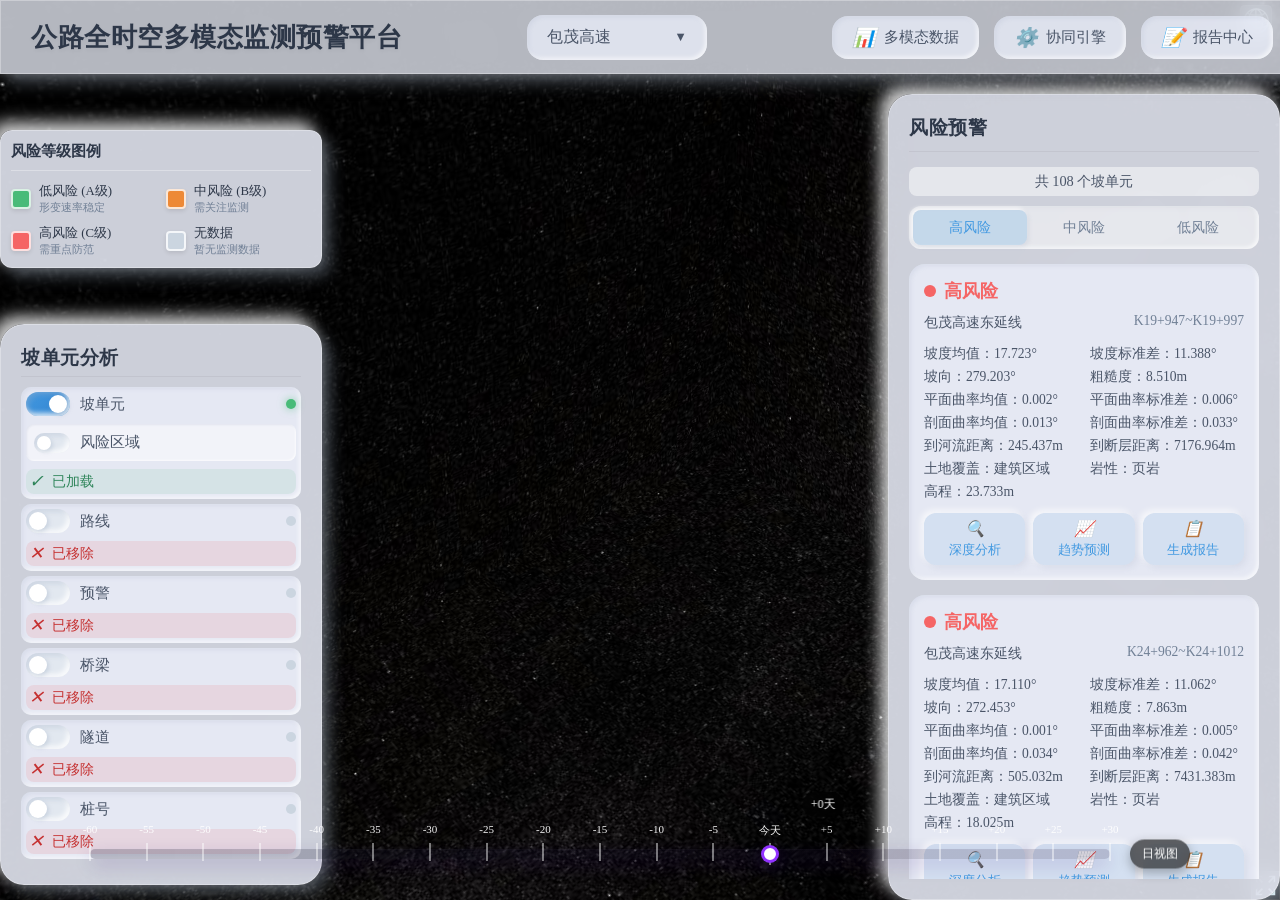
<file: index.html>
<!doctype html>
<html lang="en">
  <head>
    <link rel="stylesheet" href="cesium/Widgets/widgets.css">
    <script src="cesium/Cesium.js"></script>

    <meta charset="UTF-8" />
    <link rel="icon" type="image/svg+xml" href="./vite.svg" />
    <meta name="viewport" content="width=device-width, initial-scale=1.0" />
    <title>坡单元分析系统</title>
    <style>
      *{
        margin: 0;
        padding: 0;
      }
      .cesium-viewer-bottom{
        display: none;
      }
    </style>
    <script type="module" crossorigin src="./index-DlZwqAaG.js"></script>
    <link rel="stylesheet" crossorigin href="./index-CSfwn-Nj.css">
  </head>
  <body>
    <div id="app"></div>
  </body>
</html>
</file>
<file: cesium/Widgets/widgets.css>
.cesium-svgPath-svg{position:absolute;top:0;left:0;width:100%;height:100%;overflow:hidden}.cesium-button{display:inline-block;position:relative;background:#303336;border:1px solid #444;color:#edffff;fill:#edffff;border-radius:4px;padding:5px 12px;margin:2px 3px;cursor:pointer;overflow:hidden;-moz-user-select:none;-webkit-user-select:none;-ms-user-select:none;user-select:none}.cesium-button:focus{color:#fff;fill:#fff;border-color:#ea4;outline:none}.cesium-button:hover{color:#fff;fill:#fff;background:#48b;border-color:#aef;box-shadow:0 0 8px #fff}.cesium-button:active{color:#000;fill:#000;background:#adf;border-color:#fff;box-shadow:0 0 8px #fff}.cesium-button:disabled,.cesium-button-disabled,.cesium-button-disabled:focus,.cesium-button-disabled:hover,.cesium-button-disabled:active{background:#303336;border-color:#444;color:#646464;fill:#646464;box-shadow:none;cursor:default}.cesium-button option{background-color:#000;color:#eee}.cesium-button option:disabled{color:#777}.cesium-button input,.cesium-button label{cursor:pointer}.cesium-button input{vertical-align:sub}.cesium-toolbar-button{box-sizing:border-box;width:32px;height:32px;border-radius:14%;padding:0;vertical-align:middle;z-index:0}.cesium-performanceDisplay-defaultContainer{position:absolute;top:50px;right:10px;text-align:right}.cesium-performanceDisplay{background-color:#282828b3;padding:7px;border-radius:5px;border:1px solid #444;font:700 12px sans-serif}.cesium-performanceDisplay-fps{color:#e52}.cesium-performanceDisplay-throttled{color:#a42}.cesium-performanceDisplay-ms{color:#de3}.cesium-animation-theme{visibility:hidden;display:block;position:absolute;z-index:-100}.cesium-animation-themeNormal{color:#222}.cesium-animation-themeHover{color:#4488b0}.cesium-animation-themeSelect{color:#242}.cesium-animation-themeDisabled{color:#333}.cesium-animation-themeKnob{color:#222}.cesium-animation-themePointer{color:#2e2}.cesium-animation-themeSwoosh{color:#8ac}.cesium-animation-themeSwooshHover{color:#aef}.cesium-animation-svgText{fill:#edffff;font-family:Sans-Serif;font-size:15px;text-anchor:middle}.cesium-animation-blank{fill:#000;fill-opacity:.01;stroke:none}.cesium-animation-rectButton{cursor:pointer;-moz-user-select:none;-webkit-user-select:none;-ms-user-select:none;user-select:none}.cesium-animation-rectButton .cesium-animation-buttonGlow{fill:#fff;stroke:none;display:none}.cesium-animation-rectButton:hover .cesium-animation-buttonGlow{display:block}.cesium-animation-rectButton .cesium-animation-buttonPath{fill:#edffff}.cesium-animation-rectButton .cesium-animation-buttonMain{stroke:#444;stroke-width:1.2}.cesium-animation-rectButton:hover .cesium-animation-buttonMain{stroke:#aef}.cesium-animation-rectButton:active .cesium-animation-buttonMain{fill:#abd6ff}.cesium-animation-buttonDisabled{-moz-user-select:none;-webkit-user-select:none;-ms-user-select:none;user-select:none}.cesium-animation-buttonDisabled .cesium-animation-buttonMain{stroke:#555}.cesium-animation-buttonDisabled .cesium-animation-buttonPath{fill:#818181}.cesium-animation-buttonDisabled .cesium-animation-buttonGlow{display:none}.cesium-animation-buttonToggled .cesium-animation-buttonGlow{display:block;fill:#2e2}.cesium-animation-buttonToggled .cesium-animation-buttonMain{stroke:#2e2}.cesium-animation-buttonToggled:hover .cesium-animation-buttonGlow{fill:#fff}.cesium-animation-buttonToggled:hover .cesium-animation-buttonMain{stroke:#2e2}.cesium-animation-shuttleRingG,.cesium-animation-shuttleRingPointer,.cesium-animation-shuttleRingPausePointer{cursor:pointer}.cesium-animation-shuttleRingBack{fill:#181818;fill-opacity:.8;stroke:#333;stroke-width:1.2}.cesium-animation-shuttleRingSwoosh line{stroke:#8ac;stroke-width:3;stroke-opacity:.2;stroke-linecap:round}.cesium-animation-knobOuter{cursor:pointer;stroke:#444;stroke-width:1.2}.cesium-animation-knobInner{cursor:pointer}.cesium-baseLayerPicker-selected{position:absolute;top:0;left:0;width:100%;height:100%;border:none}.cesium-baseLayerPicker-dropDown{display:block;position:absolute;box-sizing:content-box;top:auto;right:0;width:320px;max-height:500px;margin-top:5px;background-color:#262626bf;border:1px solid #444;padding:6px;overflow:auto;border-radius:10px;-moz-user-select:none;-webkit-user-select:none;-ms-user-select:none;user-select:none;transform:translateY(-20%);visibility:hidden;opacity:0;transition:visibility 0s .2s,opacity .2s ease-in,transform .2s ease-in}.cesium-baseLayerPicker-dropDown-visible{transform:translate(0);visibility:visible;opacity:1;transition:opacity .2s ease-out,transform .2s ease-out}.cesium-baseLayerPicker-sectionTitle{display:block;font-family:sans-serif;font-size:16pt;text-align:left;color:#edffff;margin-bottom:4px}.cesium-baseLayerPicker-choices{margin-bottom:5px}.cesium-baseLayerPicker-categoryTitle{color:#edffff;font-size:11pt}.cesium-baseLayerPicker-choices{display:block;border:1px solid #888;border-radius:5px;padding:5px 0}.cesium-baseLayerPicker-item{display:inline-block;vertical-align:top;margin:2px 5px;width:64px;text-align:center;cursor:pointer}.cesium-baseLayerPicker-itemLabel{display:block;font-family:sans-serif;font-size:8pt;text-align:center;vertical-align:middle;color:#edffff;cursor:pointer;word-wrap:break-word}.cesium-baseLayerPicker-item:hover .cesium-baseLayerPicker-itemLabel,.cesium-baseLayerPicker-item:focus .cesium-baseLayerPicker-itemLabel{text-decoration:underline}.cesium-baseLayerPicker-itemIcon{display:inline-block;position:relative;width:inherit;height:auto;background-size:100% 100%;border:solid 1px #444;border-radius:9px;color:#edffff;margin:0;padding:0;cursor:pointer;box-sizing:border-box}.cesium-baseLayerPicker-item:hover .cesium-baseLayerPicker-itemIcon{border-color:#fff;box-shadow:0 0 8px #fff,0 0 8px #fff}.cesium-baseLayerPicker-selectedItem .cesium-baseLayerPicker-itemLabel{color:#bdecf8}.cesium-baseLayerPicker-selectedItem .cesium-baseLayerPicker-itemIcon{border:double 4px rgb(189,236,248)}.cesium-widget{position:relative}.cesium-widget,.cesium-widget canvas{width:100%;height:100%;touch-action:none}.cesium-widget-credits{display:block;position:absolute;bottom:0;left:0;color:#fff;font-size:10px;text-shadow:0px 0px 2px #000000;padding-right:5px}.cesium-widget-credits a,.cesium-widget-credits a:visited{color:#fff}.cesium-widget-errorPanel{position:absolute;inset:0;text-align:center;background:rgba(0,0,0,.7);z-index:99999}.cesium-widget-errorPanel:before{display:inline-block;vertical-align:middle;height:100%;content:""}.cesium-widget-errorPanel-content{width:75%;max-width:500px;display:inline-block;text-align:left;vertical-align:middle;border:1px solid #510c00;border-radius:7px;background-color:#f0d9d5;font-size:14px;color:#510c00}.cesium-widget-errorPanel-content.expanded{max-width:75%}.cesium-widget-errorPanel-header{font-size:18px;font-family:Open Sans,Verdana,Geneva,sans-serif;background:#d69d93;border-bottom:2px solid #510c00;border-radius:3px 3px 0 0;padding:15px}.cesium-widget-errorPanel-scroll{overflow:auto;font-family:Open Sans,Verdana,Geneva,sans-serif;white-space:pre-wrap;padding:0 15px;margin:10px 0 20px}.cesium-widget-errorPanel-buttonPanel{padding:0 15px;margin:10px 0 20px;text-align:right}.cesium-widget-errorPanel-buttonPanel button{border-color:#510c00;background:#d69d93;color:#202020;margin:0}.cesium-widget-errorPanel-buttonPanel button:focus{border-color:#510c00;background:#f0d9d5;color:#510c00}.cesium-widget-errorPanel-buttonPanel button:hover{border-color:#510c00;background:#f0d9d5;color:#510c00}.cesium-widget-errorPanel-buttonPanel button:active{border-color:#510c00;background:#b17b72;color:#510c00}.cesium-widget-errorPanel-more-details{text-decoration:underline;cursor:pointer}.cesium-widget-errorPanel-more-details:hover{color:#2b0700}.cesium-cesiumInspector{border-radius:5px;transition:width ease-in-out .25s;background:rgba(48,51,54,.8);border:1px solid #444;color:#edffff;display:inline-block;position:relative;padding:4px 12px;-moz-user-select:none;-webkit-user-select:none;-ms-user-select:none;user-select:none;overflow:hidden}.cesium-cesiumInspector-button{text-align:center;font-size:11pt}.cesium-cesiumInspector-visible .cesium-cesiumInspector-button{border-bottom:1px solid #aaa;padding-bottom:3px}.cesium-cesiumInspector input:enabled,.cesium-cesiumInspector-button{cursor:pointer}.cesium-cesiumInspector-visible{width:185px;height:auto}.cesium-cesiumInspector-hidden{width:122px;height:17px}.cesium-cesiumInspector-sectionContent{max-height:600px}.cesium-cesiumInspector-section-collapsed .cesium-cesiumInspector-sectionContent{max-height:0;padding:0!important;overflow:hidden}.cesium-cesiumInspector-dropDown{margin:5px 0;font-family:sans-serif;font-size:10pt;width:185px}.cesium-cesiumInspector-frustumStatistics{padding:5px;background-color:#505050bf}.cesium-cesiumInspector-pickButton{background-color:#0000004d;border:1px solid #444;color:#edffff;border-radius:5px;padding:3px 7px;cursor:pointer;-moz-user-select:none;-webkit-user-select:none;-ms-user-select:none;user-select:none;margin:0 auto}.cesium-cesiumInspector-pickButton:focus{outline:none}.cesium-cesiumInspector-pickButton:active,.cesium-cesiumInspector-pickButtonHighlight{color:#000;background:#adf;border-color:#fff;box-shadow:0 0 8px #fff}.cesium-cesiumInspector-center{text-align:center}.cesium-cesiumInspector-sectionHeader{font-weight:700;font-size:10pt;margin:0;cursor:pointer}.cesium-cesiumInspector-pickSection{border:1px solid #aaa;border-radius:5px;padding:3px;margin-bottom:5px}.cesium-cesiumInspector-sectionContent{margin-bottom:10px;transition:max-height .25s}.cesium-cesiumInspector-tileText{padding-bottom:10px;border-bottom:1px solid #aaa}.cesium-cesiumInspector-relativeText{padding-top:10px}.cesium-cesiumInspector-sectionHeader:before{margin-right:5px;content:"-";width:1ch;display:inline-block}.cesium-cesiumInspector-section-collapsed .cesium-cesiumInspector-sectionHeader:before{content:"+"}ul.cesium-cesiumInspector-statistics{margin:0;padding-top:3px;padding-bottom:3px}ul.cesium-cesiumInspector-statistics+ul.cesium-cesiumInspector-statistics{border-top:1px solid #aaa}.cesium-cesiumInspector-slider{margin-top:5px}.cesium-cesiumInspector-slider input[type=number]{text-align:left;background-color:#222;outline:none;border:1px solid #444;color:#edffff;width:100px;border-radius:3px;padding:1px;margin-left:10px;cursor:auto}.cesium-cesiumInspector-slider input[type=number]::-webkit-outer-spin-button,.cesium-cesiumInspector-slider input[type=number]::-webkit-inner-spin-button{-webkit-appearance:none;margin:0}.cesium-cesiumInspector-slider input[type=range]{margin-left:5px;vertical-align:middle}.cesium-cesiumInspector-hide .cesium-cesiumInspector-styleEditor{display:none}.cesium-cesiumInspector-styleEditor{padding:10px;border-radius:5px;background:rgba(48,51,54,.8);border:1px solid #444}.cesium-cesiumInspector-styleEditor textarea{width:100%;height:300px;background:transparent;color:#edffff;border:none;padding:0;white-space:pre;overflow-wrap:normal;overflow-x:auto}.cesium-3DTilesInspector{width:300px;pointer-events:all}.cesium-3DTilesInspector-statistics{font-size:11px}.cesium-3DTilesInspector-disabledElementsInfo{margin:5px 0 0;padding:0 0 0 20px;color:#eed202}.cesium-3DTilesInspector div,.cesium-3DTilesInspector input[type=range]{width:100%;box-sizing:border-box}.cesium-cesiumInspector-error{color:#ff9e9e;overflow:auto}.cesium-3DTilesInspector .cesium-cesiumInspector-section{margin-top:3px}.cesium-3DTilesInspector .cesium-cesiumInspector-sectionHeader+.cesium-cesiumInspector-show{border-top:1px solid white}input.cesium-cesiumInspector-url{overflow:hidden;white-space:nowrap;overflow-x:scroll;background-color:transparent;color:#fff;outline:none;border:none;height:1em;width:100%}.cesium-cesiumInspector .field-group{display:table}.cesium-cesiumInspector .field-group>label{display:table-cell;font-weight:700}.cesium-cesiumInspector .field-group>.field{display:table-cell;width:100%}.cesium-button.cesium-fullscreenButton{display:block;width:100%;height:100%;margin:0;border-radius:0}.cesium-button.cesium-vrButton{display:block;width:100%;height:100%;margin:0;border-radius:0}.cesium-viewer-geocoderContainer .cesium-geocoder-input{border:solid 1px #444;background-color:#282828b3;color:#fff;display:inline-block;vertical-align:middle;width:0;height:32px;margin:0;padding:0 32px 0 0;border-radius:0;box-sizing:border-box;transition:width ease-in-out .25s,background-color .2s ease-in-out;-webkit-appearance:none}.cesium-viewer-geocoderContainer:hover .cesium-geocoder-input{border-color:#aef;box-shadow:0 0 8px #fff}.cesium-viewer-geocoderContainer .cesium-geocoder-input:focus{border-color:#ea4;background-color:#0f0f0fe6;box-shadow:none;outline:none}.cesium-viewer-geocoderContainer:hover .cesium-geocoder-input,.cesium-viewer-geocoderContainer .cesium-geocoder-input:focus,.cesium-viewer-geocoderContainer .cesium-geocoder-input-wide{padding-left:4px;width:250px}.cesium-viewer-geocoderContainer .search-results{position:absolute;background-color:#000;color:#eee;overflow-y:auto;opacity:.8;width:100%}.cesium-viewer-geocoderContainer .search-results ul{list-style-type:none;margin:0;padding:0}.cesium-viewer-geocoderContainer .search-results ul li{font-size:14px;padding:3px 10px}.cesium-viewer-geocoderContainer .search-results ul li:hover{cursor:pointer}.cesium-viewer-geocoderContainer .search-results ul li.active{background:#48b}.cesium-geocoder-searchButton{background-color:#303336;display:inline-block;position:absolute;cursor:pointer;width:32px;top:1px;right:1px;height:30px;vertical-align:middle;fill:#edffff}.cesium-geocoder-searchButton:hover{background-color:#48b}.cesium-infoBox{display:block;position:absolute;top:50px;right:0;width:40%;max-width:480px;background:rgba(38,38,38,.95);color:#edffff;border:1px solid #444;border-right:none;border-top-left-radius:7px;border-bottom-left-radius:7px;box-shadow:0 0 10px 1px #000;transform:translate(100%);visibility:hidden;opacity:0;transition:visibility 0s .2s,opacity .2s ease-in,transform .2s ease-in}.cesium-infoBox-visible{transform:translate(0);visibility:visible;opacity:1;transition:opacity .2s ease-out,transform .2s ease-out}.cesium-infoBox-title{display:block;height:20px;padding:5px 30px 5px 25px;background:rgba(84,84,84,1);border-top-left-radius:7px;text-align:center;text-overflow:ellipsis;white-space:nowrap;overflow:hidden;box-sizing:content-box}.cesium-infoBox-bodyless .cesium-infoBox-title{border-bottom-left-radius:7px}button.cesium-infoBox-camera{display:block;position:absolute;top:4px;left:4px;width:22px;height:22px;background:transparent;border-color:transparent;border-radius:3px;padding:0 5px;margin:0}button.cesium-infoBox-close{display:block;position:absolute;top:5px;right:5px;height:20px;background:transparent;border:none;border-radius:2px;font-weight:700;font-size:16px;padding:0 5px;margin:0;color:#edffff}button.cesium-infoBox-close:focus{background:rgba(238,136,0,.44);outline:none}button.cesium-infoBox-close:hover{background:#888;color:#000}button.cesium-infoBox-close:active{background:#a00;color:#000}.cesium-infoBox-bodyless .cesium-infoBox-iframe{display:none}.cesium-infoBox-iframe{border:none;width:100%;width:calc(100% - 2px)}span.cesium-sceneModePicker-wrapper{display:inline-block;position:relative;margin:0 3px}.cesium-sceneModePicker-visible{visibility:visible;opacity:1;transition:opacity .25s linear}.cesium-sceneModePicker-hidden{visibility:hidden;opacity:0;transition:visibility 0s .25s,opacity .25s linear}.cesium-sceneModePicker-wrapper .cesium-sceneModePicker-none{display:none}.cesium-sceneModePicker-slide-svg{transition:left 2s;top:0;left:0}.cesium-sceneModePicker-wrapper .cesium-sceneModePicker-dropDown-icon{box-sizing:border-box;padding:0;margin:3px 0}.cesium-sceneModePicker-wrapper .cesium-sceneModePicker-button3D,.cesium-sceneModePicker-wrapper .cesium-sceneModePicker-buttonColumbusView,.cesium-sceneModePicker-wrapper .cesium-sceneModePicker-button2D{margin:0 0 3px}.cesium-sceneModePicker-wrapper .cesium-sceneModePicker-button3D .cesium-sceneModePicker-icon2D{left:100%}.cesium-sceneModePicker-wrapper .cesium-sceneModePicker-button3D .cesium-sceneModePicker-iconColumbusView{left:200%}.cesium-sceneModePicker-wrapper .cesium-sceneModePicker-buttonColumbusView .cesium-sceneModePicker-icon3D{left:-200%}.cesium-sceneModePicker-wrapper .cesium-sceneModePicker-buttonColumbusView .cesium-sceneModePicker-icon2D,.cesium-sceneModePicker-wrapper .cesium-sceneModePicker-button2D .cesium-sceneModePicker-icon3D{left:-100%}.cesium-sceneModePicker-wrapper .cesium-sceneModePicker-button2D .cesium-sceneModePicker-iconColumbusView{left:100%}.cesium-sceneModePicker-wrapper .cesium-sceneModePicker-selected{border-color:#2e2;box-shadow:0 0 8px #fff,0 0 8px #fff}span.cesium-projectionPicker-wrapper{display:inline-block;position:relative;margin:0 3px}.cesium-projectionPicker-visible{visibility:visible;opacity:1;transition:opacity .25s linear}.cesium-projectionPicker-hidden{visibility:hidden;opacity:0;transition:visibility 0s .25s,opacity .25s linear}.cesium-projectionPicker-wrapper .cesium-projectionPicker-none{display:none}.cesium-projectionPicker-wrapper .cesium-projectionPicker-dropDown-icon{box-sizing:border-box;padding:0;margin:3px 0}.cesium-projectionPicker-wrapper .cesium-projectionPicker-buttonPerspective,.cesium-projectionPicker-wrapper .cesium-projectionPicker-buttonOrthographic{margin:0 0 3px}.cesium-projectionPicker-wrapper .cesium-projectionPicker-buttonPerspective .cesium-projectionPicker-iconOrthographic{left:100%}.cesium-projectionPicker-wrapper .cesium-projectionPicker-buttonOrthographic .cesium-projectionPicker-iconPerspective{left:-100%}.cesium-projectionPicker-wrapper .cesium-projectionPicker-selected{border-color:#2e2;box-shadow:0 0 8px #fff,0 0 8px #fff}.cesium-performance-watchdog-message-area{position:relative;background-color:#ff0;color:#000;padding:10px}.cesium-performance-watchdog-message{margin-right:30px}.cesium-performance-watchdog-message-dismiss{position:absolute;right:0;margin:0 10px 0 0}.cesium-navigationHelpButton-wrapper{position:relative;display:inline-block}.cesium-navigation-help{visibility:hidden;position:absolute;top:38px;right:2px;width:250px;border-radius:10px;transform:scale(.01);transform-origin:234px -10px;transition:visibility 0s .25s,transform .25s ease-in}.cesium-navigation-help-visible{visibility:visible;transform:scale(1);transition:transform .25s ease-out}.cesium-navigation-help-instructions{border:1px solid #444;background-color:#262626bf;padding-bottom:5px;border-radius:0 0 10px 10px}.cesium-click-navigation-help{display:none}.cesium-touch-navigation-help{display:none;padding-top:5px}.cesium-click-navigation-help-visible,.cesium-touch-navigation-help-visible{display:block}.cesium-navigation-help-pan{color:#6cf;font-weight:700}.cesium-navigation-help-zoom{color:#65fd00;font-weight:700}.cesium-navigation-help-rotate{color:#ffd800;font-weight:700}.cesium-navigation-help-tilt{color:#d800d8;font-weight:700}.cesium-navigation-help-details{color:#fff}.cesium-navigation-button{color:#fff;background-color:transparent;border-bottom:none;border-top:1px solid #444;border-right:1px solid #444;margin:0;width:50%;cursor:pointer}.cesium-navigation-button-icon{vertical-align:middle;padding:5px 1px}.cesium-navigation-button:focus{outline:none}.cesium-navigation-button-left{border-radius:10px 0 0;border-left:1px solid #444}.cesium-navigation-button-right{border-radius:0 10px 0 0;border-left:none}.cesium-navigation-button-selected{background-color:#262626bf}.cesium-navigation-button-unselected{background-color:#000000bf}.cesium-navigation-button-unselected:hover{background-color:#4c4c4cbf}.cesium-selection-wrapper{position:absolute;width:160px;height:160px;pointer-events:none;visibility:hidden;opacity:0;transition:visibility 0s .2s,opacity .2s ease-in}.cesium-selection-wrapper-visible{visibility:visible;opacity:1;transition:opacity .2s ease-out}.cesium-selection-wrapper svg{fill:#2e2;stroke:#000;stroke-width:1.1px}.cesium-timeline-main{position:relative;left:0;bottom:0;overflow:hidden;border:solid 1px #888;-moz-user-select:none;-webkit-user-select:none;-ms-user-select:none;user-select:none}.cesium-timeline-trackContainer{width:100%;overflow:auto;border-top:solid 1px #888;position:relative;top:0;left:0}.cesium-timeline-tracks{position:absolute;top:0;left:0;width:100%}.cesium-timeline-needle{position:absolute;left:0;top:1.7em;bottom:0;width:1px;background:#f00}.cesium-timeline-bar{position:relative;left:0;top:0;overflow:hidden;cursor:pointer;width:100%;height:1.7em;background:linear-gradient(to bottom,rgba(116,117,119,.8) 0%,rgba(58,68,82,.8) 11%,rgba(46,50,56,.8) 46%,rgba(53,53,53,.8) 81%,rgba(53,53,53,.8) 100%)}.cesium-timeline-ruler{visibility:hidden;white-space:nowrap;font-size:80%;z-index:-200}.cesium-timeline-highlight{position:absolute;bottom:0;left:0;background:#08f}.cesium-timeline-ticLabel{position:absolute;top:0;left:0;white-space:nowrap;font-size:80%;color:#eee}.cesium-timeline-ticMain{position:absolute;bottom:0;left:0;width:1px;height:50%;background:#eee}.cesium-timeline-ticSub{position:absolute;bottom:0;left:0;width:1px;height:33%;background:#aaa}.cesium-timeline-ticTiny{position:absolute;bottom:0;left:0;width:1px;height:25%;background:#888}.cesium-timeline-icon16{display:block;position:absolute;width:16px;height:16px;background-image:url([data-uri]);background-repeat:no-repeat}.cesium-viewer{font-family:sans-serif;font-size:16px;overflow:hidden;display:block;position:relative;top:0;left:0;width:100%;height:100%}.cesium-viewer-cesiumWidgetContainer{width:100%;height:100%}.cesium-viewer-bottom{display:block;position:absolute;bottom:0;left:0;padding-right:5px}.cesium-viewer .cesium-widget-credits{display:inline;position:static;bottom:auto;left:auto;padding-right:0;color:#fff;font-size:10px;text-shadow:0 0 2px #000000}.cesium-viewer-timelineContainer{position:absolute;bottom:0;left:169px;right:29px;height:27px;padding:0;margin:0;overflow:hidden;font-size:14px}.cesium-viewer-animationContainer{position:absolute;bottom:0;left:0;padding:0;width:169px;height:112px}.cesium-viewer-fullscreenContainer,.cesium-viewer-vrContainer{position:absolute;bottom:0;right:0;padding:0;width:29px;height:29px;overflow:hidden}.cesium-viewer-toolbar{display:block;position:absolute;top:5px;right:5px}.cesium-viewer-cesiumInspectorContainer{display:block;position:absolute;top:50px;right:10px}.cesium-viewer-geocoderContainer{position:relative;display:inline-block;margin:0 3px}.cesium-viewer-cesium3DTilesInspectorContainer{display:block;position:absolute;top:50px;right:10px;max-height:calc(100% - 120px);box-sizing:border-box;overflow-y:auto;overflow-x:hidden}
</file>
<file: index-CSfwn-Nj.css>
.header-bar[data-v-9d59308a]{display:flex;justify-content:space-between;align-items:center;width:97%;height:8vh;min-height:60px;padding:0 30px;position:fixed;top:0;left:0;z-index:1000;border-radius:0}.neu-card1[data-v-9d59308a]{background:#f0f4ffbf;-webkit-backdrop-filter:blur(12px);backdrop-filter:blur(12px);box-shadow:-8px -8px 16px #fffc,8px 8px 16px #a3b1c666;border:1px solid rgba(255,255,255,.3)}.header-left h1[data-v-9d59308a]{font-size:1.6rem;font-weight:600;color:#2d3748;margin:0;letter-spacing:.5px;text-shadow:0 2px 4px rgba(0,0,0,.05)}.neu-dropdown[data-v-9d59308a]{position:relative;min-width:180px}.dropdown-selected[data-v-9d59308a]{display:flex;align-items:center;justify-content:space-between;padding:12px 20px;border-radius:16px;background:#f0f4ffb3;box-shadow:inset 2px 2px 4px #a3b1c633,inset -2px -2px 4px #ffffffb3;cursor:pointer;transition:all .3s ease}.dropdown-selected[data-v-9d59308a]:hover{box-shadow:inset 3px 3px 6px #a3b1c64d,inset -3px -3px 6px #fffc}.dropdown-selected span[data-v-9d59308a]{font-weight:500;color:#4a5568}.dropdown-icon[data-v-9d59308a]{font-size:.8rem;color:#4a5568}.dropdown-menu[data-v-9d59308a]{position:absolute;top:100%;left:0;right:0;background:#f0f4ffe6;-webkit-backdrop-filter:blur(10px);backdrop-filter:blur(10px);border-radius:16px;padding:10px 0;margin-top:10px;box-shadow:0 8px 16px #a3b1c64d,inset 0 0 0 1px #fff6;list-style:none;max-height:0;overflow:hidden;opacity:0;transition:all .3s ease}.neu-dropdown:hover .dropdown-menu[data-v-9d59308a]{max-height:300px;opacity:1;z-index:100}.dropdown-menu li[data-v-9d59308a]{padding:10px 20px;font-size:.95rem;color:#4a5568;cursor:pointer;transition:all .2s ease}.dropdown-menu li[data-v-9d59308a]:hover{background:#c8dcff66;color:#2c5282}.header-right[data-v-9d59308a]{display:flex;gap:15px}.neu-button[data-v-9d59308a]{display:flex;align-items:center;gap:8px;padding:10px 20px;border-radius:16px;background:#f0f4ffb3;border:none;box-shadow:inset 2px 2px 4px #a3b1c633,inset -2px -2px 4px #ffffffb3;font-weight:500;color:#4a5568;cursor:pointer;transition:all .3s ease;font-size:.95rem}.neu-button[data-v-9d59308a]:hover{box-shadow:inset 3px 3px 6px #a3b1c64d,inset -3px -3px 6px #fffc;color:#2c5282}.neu-button[data-v-9d59308a]:active{box-shadow:inset 4px 4px 8px #a3b1c666,inset -4px -4px 8px #ffffffe6}.button-icon[data-v-9d59308a]{font-size:1.2rem}.stats-info[data-v-998699ed]{text-align:center;margin-bottom:10px;padding:5px;background:#ffffff80;border-radius:8px}.stats-text[data-v-998699ed]{font-size:.9rem;color:#4a5568;font-weight:500}.neu-card[data-v-998699ed]{background:#f0f4ffd9;-webkit-backdrop-filter:blur(12px);backdrop-filter:blur(12px);box-shadow:-8px -8px 16px #fffc,8px 8px 16px #a3b1c666;border:1px solid rgba(255,255,255,.3)}.panel-header[data-v-998699ed]{display:flex;justify-content:space-between;align-items:center;margin-bottom:15px;padding-bottom:10px;border-bottom:1px solid rgba(0,0,0,.05)}.panel-header h3[data-v-998699ed]{margin:0;font-size:1.2rem;font-weight:600;color:#2d3748;letter-spacing:.5px}.risk-tabs[data-v-998699ed]{display:flex;margin-bottom:15px;border-radius:12px;background:#ffffff80;padding:4px;box-shadow:inset 2px 2px 4px #a3b1c61a,inset -2px -2px 4px #ffffffb3}.tab-button[data-v-998699ed]{flex:1;padding:8px 12px;border:none;background:transparent;border-radius:8px;cursor:pointer;font-size:.9rem;font-weight:500;color:#718096;transition:all .3s ease}.tab-button.active[data-v-998699ed]{background:#4299e133;color:#4299e1;box-shadow:2px 2px 4px #a3b1c633,-2px -2px 4px #fffc}.tab-button[data-v-998699ed]:hover:not(.active){background:#4299e11a}.risk-panel[data-v-998699ed]{position:absolute;bottom:0;right:0;z-index:100;width:350px;padding:20px;border-radius:24px;max-height:85vh;overflow-y:hidden}.risk-items[data-v-998699ed]{display:flex;flex-direction:column;gap:15px;height:calc(85vh - 150px);overflow-y:auto}.risk-items[data-v-998699ed]::-webkit-scrollbar{width:6px}.risk-items[data-v-998699ed]::-webkit-scrollbar-track{background:#0000000d;border-radius:3px}.risk-items[data-v-998699ed]::-webkit-scrollbar-thumb{background:#0003;border-radius:3px}.risk-items[data-v-998699ed]::-webkit-scrollbar-thumb:hover{background:#0000004d}.risk-item[data-v-998699ed]{padding:15px;border-radius:16px;background:#f0f4ffb3;box-shadow:inset 2px 2px 4px #a3b1c633,inset -2px -2px 4px #ffffffb3}.risk-header[data-v-998699ed]{display:flex;align-items:center;margin-bottom:10px}.risk-level[data-v-998699ed]{font-weight:600;font-size:1.1rem}.risk-dot[data-v-998699ed]{width:12px;height:12px;border-radius:50%;display:inline-block;margin-right:8px}.risk-road[data-v-998699ed]{display:flex;justify-content:space-between;margin-bottom:12px;font-size:.9rem}.road-name[data-v-998699ed]{font-weight:500;color:#4a5568}.road-section[data-v-998699ed]{color:#718096;font-size:.85rem}.risk-desc[data-v-998699ed]{display:grid;grid-template-columns:repeat(2,1fr);gap:4px 12px;font-size:.85rem;color:#4a5568;line-height:1.4;margin-bottom:12px}.param-row[data-v-998699ed]{margin-bottom:0;display:flex;justify-content:space-between;white-space:nowrap}.param-row[data-v-998699ed]:last-child{margin-bottom:0}.ai-analysis-group[data-v-998699ed]{display:flex;gap:8px;justify-content:space-between}.ai-button[data-v-998699ed]{flex:1;padding:6px 8px;border-radius:12px;background:#4299e11a;color:#4299e1;font-weight:500;font-size:.8rem;border:none;cursor:pointer;display:flex;flex-direction:column;align-items:center;justify-content:center;gap:4px;transition:all .3s ease;min-height:40px}.ai-button[data-v-998699ed]:hover{background:#4299e133;transform:translateY(-2px)}.ai-button[data-v-998699ed]:active{transform:translateY(1px)}.neu-button[data-v-998699ed]{box-shadow:3px 3px 6px #a3b1c633,-3px -3px 6px #ffffffb3}.icon-deepseek[data-v-998699ed]:before{content:"🔍";font-size:1rem}.icon-trend[data-v-998699ed]:before{content:"📈";font-size:1rem}.icon-report[data-v-998699ed]:before{content:"📋";font-size:1rem}.no-data[data-v-998699ed]{text-align:center;padding:30px;color:#718096;font-style:italic;background:#ffffff80;border-radius:12px}.dynamic-data-panel[data-v-88ed8781]{padding:1px}.panel-header[data-v-88ed8781]{display:flex;align-items:center;margin-bottom:10px;padding-bottom:10px;border-bottom:1px solid rgba(160,174,192,.3)}.header-icon[data-v-88ed8781]{width:24px;height:24px;margin-right:10px;color:#4299e1}.panel-header h3[data-v-88ed8781]{margin:0;font-size:1.1rem;color:#2d3748}.charts-container[data-v-88ed8781]{display:grid;grid-template-columns:repeat(2,1fr);gap:5px}.chart-card[data-v-88ed8781]{background:#fff9;border-radius:8px;padding:10px;max-height:220px;box-shadow:0 2px 4px #0000000d}.chart-header[data-v-88ed8781]{display:flex;justify-content:space-between;align-items:center;margin-bottom:0}.chart-header h4[data-v-88ed8781]{margin:0;font-size:.95rem;color:#4a5568}.chart-tabs[data-v-88ed8781]{display:flex;gap:5px}.tab-button[data-v-88ed8781]{padding:4px 8px;font-size:.75rem;background:none;border:1px solid #CBD5E0;border-radius:4px;cursor:pointer;transition:all .2s}.tab-button[data-v-88ed8781]:hover{background:#edf2f7}.tab-button.active[data-v-88ed8781]{background:#4299e1;color:#fff;border-color:#4299e1}.chart[data-v-88ed8781]{height:200px;width:100%}@media (max-width: 1200px){.charts-container[data-v-88ed8781]{grid-template-columns:1fr}}.insar-data-panel[data-v-d1be12a3]{padding:5px}.panel-title[data-v-d1be12a3]{font-size:18px;font-weight:700;margin-bottom:5px;display:flex;align-items:center}.panel-title .icon[data-v-d1be12a3]{margin-right:10px;font-size:20px}.charts-container[data-v-d1be12a3]{display:flex;flex-direction:row;gap:20px;margin-bottom:20px}.chart-wrapper[data-v-d1be12a3]{flex:1;border:1px solid #eaeaea;border-radius:8px;padding:10px;background-color:#fff;box-shadow:0 2px 8px #0000000d;min-width:0;max-height:240px}.summary-section[data-v-d1be12a3]{margin-top:20px}.summary-title[data-v-d1be12a3]{font-size:16px;font-weight:700;margin-bottom:15px}.summary-buttons[data-v-d1be12a3]{display:flex;flex-direction:row;gap:10px}.summary-btn[data-v-d1be12a3]{flex:1;padding:6px 7.5px;border:1px solid #d9d9d9;border-radius:6px;background-color:#f9f9f9;text-align:center;font-size:14px;transition:all .3s;cursor:default;display:flex;flex-direction:column;justify-content:center;align-items:center;min-height:60px}.summary-btn[data-v-d1be12a3]:hover{background-color:#f0f0f0}.summary-btn.no-data[data-v-d1be12a3]{color:#999;font-style:italic}.btn-label[data-v-d1be12a3]{font-size:12px;color:#666;margin-bottom:4px}.btn-value[data-v-d1be12a3]{font-size:16px;font-weight:700;color:#333}.summary-btn.no-data .btn-value[data-v-d1be12a3]{color:#999;font-style:italic}@media (max-width: 768px){.charts-container[data-v-d1be12a3],.summary-buttons[data-v-d1be12a3]{flex-direction:column}}.monitoring-point-panel[data-v-cf8dc7ae]{height:100%;display:flex;flex-direction:column}.panel-header[data-v-cf8dc7ae]{display:flex;justify-content:space-between;align-items:center;margin-bottom:15px;padding-bottom:10px;border-bottom:1px solid rgba(255,255,255,.3)}.panel-header h4[data-v-cf8dc7ae]{margin:0;color:#2d3748;font-size:1.1rem}.data-info[data-v-cf8dc7ae]{font-size:.9rem;color:#718096}.panel-content[data-v-cf8dc7ae]{flex:1;display:flex;flex-direction:column;gap:15px}.stats-cards[data-v-cf8dc7ae]{display:grid;grid-template-columns:repeat(3,1fr);gap:10px;margin-bottom:10px}.stat-card[data-v-cf8dc7ae]{background:#ffffffb3;border-radius:8px;padding:12px;text-align:center;cursor:pointer;transition:all .3s ease;box-shadow:0 2px 4px #0000001a}.stat-card[data-v-cf8dc7ae]:hover{transform:translateY(-2px);box-shadow:0 4px 8px #00000026}.stat-card.active[data-v-cf8dc7ae]{background:#4299e133;border:2px solid #4299E1}.stat-value[data-v-cf8dc7ae]{font-size:1.1rem;font-weight:600;color:#2d3748;margin-bottom:5px}.stat-label[data-v-cf8dc7ae]{font-size:.8rem;color:#718096}.chart-container[data-v-cf8dc7ae]{flex:1;min-height:400px;background:#0000001a;border-radius:8px}.loading-container[data-v-cf8dc7ae]{flex:1;display:flex;flex-direction:column;justify-content:center;align-items:center;color:#718096}.loading-spinner[data-v-cf8dc7ae]{width:40px;height:40px;border:4px solid #f3f3f3;border-top:4px solid #4299E1;border-radius:50%;animation:spin-cf8dc7ae 1s linear infinite;margin-bottom:10px}@keyframes spin-cf8dc7ae{0%{transform:rotate(0)}to{transform:rotate(360deg)}}.no-data[data-v-cf8dc7ae]{flex:1;display:flex;justify-content:center;align-items:center;color:#718096;font-style:italic}@media (max-width: 768px){.stats-cards[data-v-cf8dc7ae]{grid-template-columns:1fr}.chart-container[data-v-cf8dc7ae]{min-height:300px}}.loading-message[data-v-a6ce96c3],.no-data-message[data-v-a6ce96c3]{text-align:center;padding:40px;color:#718096;font-style:italic}.data-icon[data-v-a6ce96c3]{width:16px;height:16px;margin-right:8px;vertical-align:middle;fill:#4299e1}.data-tabs-container[data-v-a6ce96c3]{height:100%;display:flex;flex-direction:column}.tab-buttons[data-v-a6ce96c3]{display:flex;border-bottom:1px solid rgba(160,174,192,.3);margin-bottom:15px}.button-icon.icon-points[data-v-a6ce96c3]:before{content:"📍"}.tab-button[data-v-a6ce96c3]{flex:1;padding:10px 15px;background:none;border:none;cursor:pointer;display:flex;align-items:center;justify-content:center;gap:8px;font-size:.9rem;color:#718096;transition:all .3s ease;position:relative}.tab-button[data-v-a6ce96c3]:hover{color:#4299e1;background:#4299e10d}.tab-button.active[data-v-a6ce96c3]{color:#4299e1;font-weight:500}.tab-button.active[data-v-a6ce96c3]:after{content:"";position:absolute;bottom:-1px;left:0;width:100%;height:2px;background:#4299e1;border-radius:2px 2px 0 0}.button-icon[data-v-a6ce96c3]{display:inline-block;width:16px;height:16px}.button-icon.icon-database[data-v-a6ce96c3]:before{content:"📊"}.button-icon.icon-chart[data-v-a6ce96c3]:before{content:"📈"}.button-icon.icon-radar[data-v-a6ce96c3]:before{content:"📡"}.tab-content[data-v-a6ce96c3]{flex:1;overflow:auto}.tab-pane[data-v-a6ce96c3]{padding:5px}.tab-pane h4[data-v-a6ce96c3]{margin:0 0 15px;color:#2d3748;font-size:1rem;font-weight:600}.tab-pane h5[data-v-a6ce96c3]{margin:15px 0 10px;color:#4a5568;font-size:.9rem;font-weight:500;padding-bottom:5px;border-bottom:1px solid rgba(160,174,192,.2)}.data-grid[data-v-a6ce96c3]{display:grid;grid-template-columns:repeat(4,1fr);gap:12px;margin-bottom:20px}.data-item[data-v-a6ce96c3]{display:flex;flex-direction:column;padding:10px;background:#fff9;border-radius:8px;box-shadow:0 2px 4px #0000000d}.data-label[data-v-a6ce96c3]{font-weight:500;color:#4a5568;font-size:.85rem;margin-bottom:5px;display:flex;align-items:center}.data-value[data-v-a6ce96c3]{color:#2d3748;font-weight:600}.dynamic-data[data-v-a6ce96c3]{display:flex;flex-direction:column;gap:15px}.data-chart-placeholder[data-v-a6ce96c3]{background:#fff9;border-radius:8px;padding:15px;box-shadow:0 2px 4px #0000000d}.chart-container[data-v-a6ce96c3]{height:150px;margin-top:10px;display:flex;align-items:flex-end;justify-content:space-around;padding:10px;background:#f7fafc;border-radius:6px}.mock-chart[data-v-a6ce96c3]{display:flex;align-items:flex-end;height:100%;width:100%;gap:8px}.chart-bar[data-v-a6ce96c3]{flex:1;background:linear-gradient(to top,#4299e1,#3182ce);border-radius:3px 3px 0 0;min-height:10px}.data-status[data-v-a6ce96c3]{display:grid;grid-template-columns:repeat(2,1fr);gap:12px}.status-item[data-v-a6ce96c3]{display:flex;justify-content:space-between;align-items:center;padding:10px;background:#fff9;border-radius:8px;box-shadow:0 2px 4px #0000000d}.status-badge[data-v-a6ce96c3]{padding:4px 8px;border-radius:12px;font-size:.8rem;font-weight:500}.status-badge.normal[data-v-a6ce96c3]{background:#48bb7833;color:#2f855a}.insar-data[data-v-a6ce96c3]{display:flex;flex-direction:column;gap:15px}.data-image-placeholder[data-v-a6ce96c3]{background:#fff9;border-radius:8px;padding:15px;box-shadow:0 2px 4px #0000000d}.image-container[data-v-a6ce96c3]{height:150px;margin-top:10px;background:#f7fafc;border-radius:6px;display:flex;justify-content:center;align-items:center;position:relative}.color-gradient[data-v-a6ce96c3]{width:80%;display:flex;flex-direction:column;align-items:center}.gradient-bar[data-v-a6ce96c3]{width:100%;height:20px;background:linear-gradient(to right,#3182ce,#fff,#f56565);border-radius:4px}.gradient-labels[data-v-a6ce96c3]{width:100%;display:flex;justify-content:space-between;margin-top:5px;font-size:.8rem;color:#4a5568}.data-analysis[data-v-a6ce96c3]{display:grid;grid-template-columns:repeat(2,1fr);gap:12px}.analysis-item[data-v-a6ce96c3]{display:flex;justify-content:space-between;padding:10px;background:#fff9;border-radius:8px;box-shadow:0 2px 4px #0000000d}.fade-enter-active[data-v-a6ce96c3],.fade-leave-active[data-v-a6ce96c3]{transition:opacity .3s ease}.fade-enter-from[data-v-a6ce96c3],.fade-leave-to[data-v-a6ce96c3]{opacity:0}.narrow-bottom[data-v-fc1f950b]{display:flex;flex-direction:column;gap:15px;padding:15px;background:#fff9;border-radius:10px;box-shadow:inset 1px 1px 3px #a3b1c614,1px 1px 6px #a3b1c60f;min-height:200px;height:100%;overflow:auto}.chart-header[data-v-fc1f950b]{display:flex;align-items:center;gap:10px;padding-bottom:10px;border-bottom:1px solid rgba(74,85,104,.1)}.chart-header h4[data-v-fc1f950b]{margin:0;font-size:1rem;font-weight:500;color:#2d3748}.rain-icon[data-v-fc1f950b]{width:24px;height:24px;fill:#4299e1}.rainfall-chart[data-v-fc1f950b]{width:100%;height:200px;min-height:200px}.risk-legend[data-v-fc1f950b]{display:flex;justify-content:center;gap:20px;margin-top:10px;padding-top:10px;border-top:1px solid rgba(74,85,104,.1)}.legend-item[data-v-fc1f950b]{display:flex;align-items:center;gap:6px;font-size:.85rem}.color-block[data-v-fc1f950b]{width:16px;height:16px;border-radius:4px}.color-block.low-risk[data-v-fc1f950b]{background:#48bb78}.color-block.medium-risk[data-v-fc1f950b]{background:#ed8936}.color-block.high-risk[data-v-fc1f950b]{background:#f56565}.detail-panel[data-v-fc1f950b]{position:fixed;top:50%;left:50%;transform:translate(-50%,-50%);z-index:1000;width:1000px;padding:10px;border-radius:16px;box-sizing:border-box}.neu-card[data-v-fc1f950b]{background:#f0f4fff2;-webkit-backdrop-filter:blur(12px);backdrop-filter:blur(12px);box-shadow:-8px -8px 16px #fffc,8px 8px 16px #a3b1c666;border:1px solid rgba(255,255,255,.3)}.close-button[data-v-fc1f950b]{position:absolute;top:10px;right:15px;background:none;border:none;font-size:24px;cursor:pointer;color:#718096;transition:color .2s}.close-button[data-v-fc1f950b]:hover{color:#4a5568}.panel-section[data-v-fc1f950b]{margin-bottom:20px;padding:15px;border-radius:12px;background:#f0f4ffb3;box-shadow:inset 2px 2px 4px #a3b1c633,inset -2px -2px 4px #ffffffb3}.section-header[data-v-fc1f950b]{display:flex;align-items:center;justify-content:space-between}.section-subheader[data-v-fc1f950b]{display:flex;justify-content:space-between;align-items:center;margin-top:8px;font-size:.95rem;color:#4a5568}.location[data-v-fc1f950b]{display:flex;align-items:center;gap:6px}.location-icon[data-v-fc1f950b]{width:18px;height:18px;fill:#3182ce}.update-time[data-v-fc1f950b]{font-style:italic}.symbol-container[data-v-fc1f950b]{display:flex;align-items:center}.slope-symbol[data-v-fc1f950b]{width:24px;height:24px;background:linear-gradient(135deg,#4299e1,#3182ce);border-radius:4px;margin-right:10px;position:relative;overflow:hidden}.slope-symbol[data-v-fc1f950b]:after{content:"";position:absolute;bottom:0;left:0;width:100%;height:40%;background:#0003;clip-path:polygon(0 100%,100% 100%,100% 0)}.section-header h3[data-v-fc1f950b]{margin:0;font-size:1.2rem;font-weight:600;color:#2d3748;flex-grow:1}.risk-badge[data-v-fc1f950b]{padding:6px 12px;border-radius:20px;font-weight:500;font-size:.9rem;box-shadow:2px 2px 4px #a3b1c64d,-2px -2px 4px #fffc}.risk-badge.low-risk[data-v-fc1f950b]{background:#48bb7833;color:#2f855a}.risk-badge.medium-risk[data-v-fc1f950b]{background:#ed893633;color:#c05621}.risk-badge.high-risk[data-v-fc1f950b]{background:#f5656533;color:#c53030}.risk-badge.no-data[data-v-fc1f950b]{background:#a0aec033;color:#4a5568}.panel-body[data-v-fc1f950b]{display:flex;gap:20px}.panel-section.narrow[data-v-fc1f950b]{flex:1;min-width:300px;min-height:550px;display:flex;flex-direction:column;gap:5px;padding:5px;box-sizing:border-box}.narrow-top[data-v-fc1f950b]{background:#fff9;border-radius:10px;padding:10px;box-shadow:inset 1px 1px 3px #a3b1c614,1px 1px 6px #a3b1c60f;flex:1;max-height:200px;overflow:auto}.narrow-bottom[data-v-fc1f950b]{background:#fff9;border-radius:10px;padding:10px;box-shadow:inset 1px 1px 3px #a3b1c614,1px 1px 6px #a3b1c60f;flex:1;overflow:auto}.panel-section.wide[data-v-fc1f950b]{flex:3;min-height:550px}.forecast-header[data-v-fc1f950b]{display:flex;align-items:center;margin-bottom:15px;font-size:1rem;font-weight:500;color:#2d3748}.forecast-icon[data-v-fc1f950b]{width:20px;height:20px;margin-right:8px;fill:#3182ce}.forecast-risk-badge[data-v-fc1f950b]{padding:8px 15px;border-radius:20px;font-weight:500;font-size:.9rem;text-align:center;margin-bottom:15px;box-shadow:2px 2px 4px #a3b1c64d,-2px -2px 4px #fffc}.forecast-period[data-v-fc1f950b]{font-size:.9rem;color:#4a5568;margin-bottom:15px;text-align:center}.forecast-warning[data-v-fc1f950b]{font-size:.9rem;line-height:1.5;color:#4a5568;padding:10px;background:#ffffff80;border-radius:8px;box-shadow:inset 1px 1px 3px #a3b1c614,1px 1px 6px #a3b1c60f}.forecast-risk-badge.low-risk[data-v-fc1f950b]{background:#48bb7833;color:#2f855a}.forecast-risk-badge.medium-risk[data-v-fc1f950b]{background:#ed893633;color:#c05621}.forecast-risk-badge.high-risk[data-v-fc1f950b]{background:#f5656533;color:#c53030}.forecast-risk-badge.no-data[data-v-fc1f950b]{background:#a0aec033;color:#4a5568}@media (max-width: 1100px){.detail-panel[data-v-fc1f950b]{width:92%}.panel-body[data-v-fc1f950b]{flex-direction:column}.panel-section.narrow[data-v-fc1f950b]{max-width:none;min-height:320px}.panel-section.wide[data-v-fc1f950b]{min-height:320px}}.timeline-fixed[data-v-def2f5b6]{position:fixed;left:50%;transform:translate(-50%);bottom:18px;width:min(90vw,1100px);z-index:9999;outline:none}.monthly-warning[data-v-def2f5b6]{position:absolute;top:-750px;left:50%;transform:translate(-50%);background:#ffc107f2;color:#856404;padding:10px 20px;border-radius:8px;font-size:14px;font-weight:500;white-space:nowrap;box-shadow:0 4px 12px #00000026;-webkit-backdrop-filter:blur(10px);backdrop-filter:blur(10px);border:1px solid rgba(255,193,7,.3);animation:fadeInOut-def2f5b6 3s ease-in-out}@keyframes fadeInOut-def2f5b6{0%{opacity:0;transform:translate(-50%) translateY(-10px)}20%{opacity:1;transform:translate(-50%) translateY(0)}80%{opacity:1;transform:translate(-50%) translateY(0)}to{opacity:0;transform:translate(-50%) translateY(-10px)}}.timeline-fixed.no-fixed[data-v-def2f5b6]{position:static;transform:none;margin:8px 0}.timeline-wrap[data-v-def2f5b6]{position:relative;height:56px;display:flex;align-items:center;padding-right:80px}.track[data-v-def2f5b6]{position:relative;width:100%;height:10px;border-radius:999px;background:linear-gradient(90deg,#14143240,#1e0a3c2e);box-shadow:0 6px 18px #3200782e,inset 0 1px #ffffff05;cursor:pointer}.fill[data-v-def2f5b6]{position:absolute;height:100%;border-radius:999px;background:linear-gradient(90deg,#00d2ffe6,#8c28ffe6);box-shadow:0 6px 20px #501ea040;transition:left .08s linear,width .08s linear}.ticks[data-v-def2f5b6]{position:absolute;left:0;right:0;top:-18px;height:40px;pointer-events:none}.tick[data-v-def2f5b6]{position:absolute;top:12px;width:1px;height:12px;background:#ffffff2e;transform:translate(-.5px)}.tick.major[data-v-def2f5b6]{height:18px;background:#ffffffe6}.tick.center[data-v-def2f5b6]{background:#fff;height:22px;box-shadow:0 0 12px #ffffffe6}.tick.hidden[data-v-def2f5b6]{display:none}.tick-label[data-v-def2f5b6]{position:absolute;top:-20px;left:50%;transform:translate(-50%);font-size:11px;color:#fffffff2;white-space:nowrap}.handle[data-v-def2f5b6]{position:absolute;top:50%;transform:translate(-50%,-50%);width:26px;height:26px;border-radius:50%;display:flex;align-items:center;justify-content:center;cursor:grab;touch-action:none}.handle-core[data-v-def2f5b6]{width:12px;height:12px;border-radius:50%;background:#fff;box-shadow:0 6px 18px #3c007840;border:3px solid rgba(140,40,255,.95)}.value-bubble[data-v-def2f5b6]{position:absolute;top:-34px;transform:translate(-50%);padding:4px 8px;border-radius:999px;font-size:12px;background:#0009;color:#fff;-webkit-backdrop-filter:blur(6px);backdrop-filter:blur(6px);box-shadow:0 6px 20px #00000080;pointer-events:none}.scale-toggle[data-v-def2f5b6]{position:absolute;right:0;top:50%;transform:translateY(-50%);padding:6px 12px;background:#0009;color:#fff;border-radius:16px;font-size:12px;cursor:pointer;transition:all .2s ease;-webkit-backdrop-filter:blur(6px);backdrop-filter:blur(6px);box-shadow:0 4px 12px #0000004d}.scale-toggle[data-v-def2f5b6]:hover{background:#8c28ffcc}@media (max-width: 640px){.timeline-wrap[data-v-def2f5b6]{height:48px;padding-right:70px}.handle[data-v-def2f5b6]{width:22px;height:22px}.handle-core[data-v-def2f5b6]{width:10px;height:10px}.tick-label[data-v-def2f5b6]{font-size:10px}.scale-toggle[data-v-def2f5b6]{padding:4px 8px;font-size:11px}.monthly-warning[data-v-def2f5b6]{font-size:12px;padding:8px 16px;top:-45px;white-space:normal;text-align:center;max-width:300px}}.legend-panel[data-v-d9251462]{position:absolute;top:130px;left:0;z-index:999;width:300px;padding:10px;border-radius:12px;-webkit-backdrop-filter:blur(12px);backdrop-filter:blur(12px)}.legend-header[data-v-d9251462]{margin-bottom:12px;padding-bottom:8px;border-bottom:1px solid rgba(255,255,255,.3)}.legend-header h4[data-v-d9251462]{margin:0;font-size:.95rem;font-weight:600;color:#2d3748}.legend-grid[data-v-d9251462]{display:grid;grid-template-columns:repeat(2,1fr);gap:10px}.legend-item[data-v-d9251462]{display:flex;align-items:center;gap:8px}.color-box[data-v-d9251462]{width:16px;height:16px;border-radius:4px;border:2px solid rgba(255,255,255,.8);box-shadow:0 2px 4px #0000001a;flex-shrink:0}.color-box.low-risk[data-v-d9251462]{background:#48bb78}.color-box.medium-risk[data-v-d9251462]{background:#ed8936}.color-box.high-risk[data-v-d9251462]{background:#f56565}.color-box.no-data[data-v-d9251462]{background:#cbd5e0}.legend-text[data-v-d9251462]{display:flex;flex-direction:column;flex:1}.risk-level[data-v-d9251462]{font-size:.8rem;font-weight:500;color:#2d3748;white-space:nowrap}.risk-desc[data-v-d9251462]{font-size:.7rem;color:#718096;white-space:nowrap}.filter-status[data-v-d9251462]{margin-top:12px;padding:8px;background:#ffffff80;border-radius:6px;display:flex;align-items:center;gap:8px;font-size:.8rem;color:#4a5568}.filter-icon[data-v-d9251462]{font-size:.9rem}.neu-card[data-v-d9251462]{background:#f0f4ffd9;-webkit-backdrop-filter:blur(12px);backdrop-filter:blur(12px);box-shadow:-8px -8px 16px #fffc,8px 8px 16px #a3b1c666;border:1px solid rgba(255,255,255,.3)}.legend-panel[data-v-d9251462]{animation:slideInRight-d9251462 .3s ease-out}@keyframes slideInRight-d9251462{0%{opacity:0;transform:translate(20px)}to{opacity:1;transform:translate(0)}}@media (max-width: 768px){.legend-panel[data-v-d9251462]{top:100px;right:10px;width:180px}.legend-grid[data-v-d9251462]{grid-template-columns:1fr}}.slope-analysis-panel[data-v-d4620eaa]{margin:20px;border-bottom:1px solid rgba(0,0,0,.1);padding-bottom:10px}.metrics-row[data-v-d4620eaa]{display:flex;gap:10px;margin-bottom:15px;justify-content:space-between}.metric-item[data-v-d4620eaa]{flex:1;padding:6px 4px;border-radius:12px;text-align:center;background:#ffffffb3;box-shadow:3px 3px 6px #a3b1c633,-3px -3px 6px #ffffffb3;transition:all .3s ease}.metric-item[data-v-d4620eaa]:hover{transform:translateY(-2px);box-shadow:5px 5px 10px #a3b1c64d,-5px -5px 10px #fffc}.metric-label[data-v-d4620eaa]{font-size:.8rem;color:#4a5568;margin-bottom:5px;font-weight:500}.metric-value[data-v-d4620eaa]{font-size:1.1rem;font-weight:600}.metric-value.high-risk[data-v-d4620eaa]{color:#f56565}.metric-value.normal[data-v-d4620eaa]{color:#4299e1}.analysis-content h4[data-v-d4620eaa]{margin:0 0 12px;font-size:1rem;color:#2d3748;font-weight:600}.scrollable-content[data-v-d4620eaa]{max-height:200px;overflow-y:auto;padding-right:5px}.scrollable-content[data-v-d4620eaa]::-webkit-scrollbar{width:4px}.scrollable-content[data-v-d4620eaa]::-webkit-scrollbar-track{background:#0000000d;border-radius:2px}.scrollable-content[data-v-d4620eaa]::-webkit-scrollbar-thumb{background:#0003;border-radius:2px}.content-section[data-v-d4620eaa]{margin-bottom:12px;font-size:.9rem;line-height:1.4;color:#4a5568}.case-item[data-v-d4620eaa]{background:#ffffff80;border-radius:8px;padding:10px;margin-bottom:10px;border-left:3px solid #4299E1}.case-header[data-v-d4620eaa]{font-weight:600;font-size:.9rem;color:#2d3748;margin-bottom:5px}.case-details[data-v-d4620eaa]{font-size:.85rem;line-height:1.4;color:#4a5568}.match-degree[data-v-d4620eaa]{color:#48bb78;font-weight:500}.slope-analysis-detail-panel[data-v-c50695c5]{display:flex;flex-direction:column;height:100%;gap:20px}.detail-section[data-v-c50695c5]{flex:1;display:flex;flex-direction:column;background:#ffffffb3;border-radius:12px;padding:15px;box-shadow:inset 2px 2px 4px #a3b1c61a,inset -2px -2px 4px #ffffff80;min-height:0}.section-header[data-v-c50695c5]{display:flex;justify-content:space-between;align-items:center;margin-bottom:15px;padding-bottom:10px;border-bottom:1px solid rgba(0,0,0,.05)}.section-header h4[data-v-c50695c5]{margin:0;font-size:1rem;color:#2d3748;font-weight:600}.recommendation-source[data-v-c50695c5]{font-size:.8rem;color:#718096;font-weight:500}.scrollable-content[data-v-c50695c5]{flex:1;overflow-y:auto;padding-right:5px}.case-item[data-v-c50695c5]{background:#ffffffe6;border-radius:8px;padding:12px;margin-bottom:12px;border-left:3px solid #4299E1;box-shadow:0 2px 4px #0000000d}.case-title[data-v-c50695c5]{display:flex;justify-content:space-between;align-items:center;margin-bottom:8px}.case-name[data-v-c50695c5]{font-weight:600;font-size:.9rem;color:#2d3748;flex:1;margin-right:10px}.match-degree[data-v-c50695c5]{background:#48bb78;color:#fff;padding:2px 6px;border-radius:10px;font-size:.75rem;font-weight:600}.case-meta[data-v-c50695c5]{display:flex;gap:10px;margin-bottom:10px;font-size:.8rem;color:#718096}.case-source[data-v-c50695c5]{font-style:italic}.case-params[data-v-c50695c5]{display:grid;grid-template-columns:1fr 1fr;gap:5px;margin-bottom:10px}.param-row[data-v-c50695c5]{display:flex;justify-content:space-between;font-size:.8rem}.param-label[data-v-c50695c5]{color:#718096}.param-value[data-v-c50695c5]{color:#2d3748;font-weight:500}.case-analysis[data-v-c50695c5]{font-size:.85rem;line-height:1.4;color:#4a5568;padding-top:8px;border-top:1px dashed rgba(0,0,0,.1)}.case-more[data-v-c50695c5]{text-align:center;margin-top:10px}.more-button[data-v-c50695c5]{padding:8px 16px;background:#4299e11a;color:#4299e1;border:none;border-radius:16px;font-size:.85rem;cursor:pointer;transition:all .3s ease}.more-button[data-v-c50695c5]:hover{background:#4299e133;transform:translateY(-2px)}.recommendation-category[data-v-c50695c5]{margin-bottom:15px}.category-header[data-v-c50695c5]{display:flex;align-items:center;margin-bottom:8px}.category-icon[data-v-c50695c5]{font-size:1.2rem;margin-right:8px}.category-title[data-v-c50695c5]{font-weight:600;font-size:.9rem;color:#2d3748}.measure-list[data-v-c50695c5]{margin:0;padding-left:20px}.measure-list li[data-v-c50695c5]{font-size:.85rem;line-height:1.4;color:#4a5568;margin-bottom:5px}.recommendation-summary[data-v-c50695c5]{background:#48bb781a;border-radius:8px;padding:10px;margin-top:15px;font-size:.85rem;line-height:1.4;color:#2f855a;border-left:3px solid #48BB78}.scrollable-content[data-v-c50695c5]::-webkit-scrollbar{width:4px}.scrollable-content[data-v-c50695c5]::-webkit-scrollbar-track{background:#0000000d;border-radius:2px}.scrollable-content[data-v-c50695c5]::-webkit-scrollbar-thumb{background:#0003;border-radius:2px}.chat-modal-overlay[data-v-4d298c5c]{position:fixed;top:0;left:0;width:100%;height:100%;background:#00000080;display:flex;justify-content:center;align-items:center;z-index:1000}.chat-modal[data-v-4d298c5c]{width:90%;max-width:600px;max-height:100vh;display:flex;flex-direction:column;background:#f0f4fff2;-webkit-backdrop-filter:blur(12px);backdrop-filter:blur(12px)}.chat-modal.expanded[data-v-4d298c5c]{width:95%;max-width:1000px;max-height:90vh;display:flex;flex-direction:column}.neu-card[data-v-4d298c5c]{border-radius:24px;box-shadow:-8px -8px 16px #fffc,8px 8px 16px #a3b1c666;border:1px solid rgba(255,255,255,.3)}.analysis-layout[data-v-4d298c5c]{display:flex;flex:1;gap:20px;min-height:0}.left-panel[data-v-4d298c5c]{flex:1;display:flex;flex-direction:column;min-width:0}.right-panel[data-v-4d298c5c]{width:400px;display:flex;flex-direction:column;min-height:0}.modal-header[data-v-4d298c5c]{display:flex;justify-content:space-between;align-items:center;padding:0 0 0 10px;border-bottom:1px solid rgba(0,0,0,.05)}.modal-header h3[data-v-4d298c5c]{margin:0;font-size:1.3rem;font-weight:600;color:#2d3748}.close-btn[data-v-4d298c5c]{background:none;border:none;font-size:2rem;color:#718096;cursor:pointer;padding:0;width:40px;height:40px;border-radius:50%;display:flex;align-items:center;justify-content:center;transition:all .3s ease}.close-btn[data-v-4d298c5c]:hover{background:#e53e3e1a;color:#c53030}.chat-container[data-v-4d298c5c]{flex:1;display:flex;flex-direction:column;padding:20px;max-height:none;min-height:0}.message-list[data-v-4d298c5c]{flex:1;overflow-y:auto;max-height:none;margin-bottom:20px;padding-right:10px;min-height:200px}.message[data-v-4d298c5c]{margin-bottom:5px;padding:6px 8px;border-radius:16px;max-width:40%;animation:fadeIn-4d298c5c .3s ease}.message.send[data-v-4d298c5c]{background:linear-gradient(135deg,#4299e1,#3182ce);color:#fff;margin-left:auto;border-bottom-right-radius:4px}.message.receive[data-v-4d298c5c]{background:#ffffffb3;color:#2d3748;border-bottom-left-radius:4px;box-shadow:inset 2px 2px 4px #a3b1c61a,inset -2px -2px 4px #ffffff80}.message-sender[data-v-4d298c5c]{font-weight:600;font-size:.85rem;margin-bottom:5px;opacity:.8}.message-content[data-v-4d298c5c]{font-size:.95rem;line-height:1.4;word-wrap:break-word}.message-time[data-v-4d298c5c]{font-size:.75rem;opacity:.6;margin-top:5px;text-align:right}.input-container[data-v-4d298c5c]{display:flex;gap:10px;align-items:flex-end}.input-container textarea[data-v-4d298c5c]{flex:1;padding:12px 16px;border:1px solid rgba(163,177,198,.3);border-radius:16px;font-size:.95rem;font-family:inherit;resize:vertical;min-height:60px;background:#fffc;box-shadow:inset 2px 2px 4px #a3b1c61a,inset -2px -2px 4px #ffffff80}.input-container textarea[data-v-4d298c5c]:focus{outline:none;border-color:#4299e1;box-shadow:inset 2px 2px 4px #a3b1c61a,inset -2px -2px 4px #ffffff80,0 0 0 2px #4299e133}.send-btn[data-v-4d298c5c]{padding:12px 20px;background:linear-gradient(135deg,#4299e1,#3182ce);color:#fff;border:none;border-radius:16px;cursor:pointer;font-weight:600;transition:all .3s ease;min-width:80px;height:44px}.send-btn[data-v-4d298c5c]:hover:not(:disabled){transform:translateY(-2px);box-shadow:0 4px 8px #4299e14d}.send-btn[data-v-4d298c5c]:disabled{opacity:.6;cursor:not-allowed;transform:none}.connection-status[data-v-4d298c5c]{padding:10px 20px;border-top:1px solid rgba(0,0,0,.05);font-size:.85rem;text-align:center}.connection-status.connected[data-v-4d298c5c]{color:#48bb78}.connection-status.connecting[data-v-4d298c5c]{color:#ed8936}.connection-status.error[data-v-4d298c5c],.connection-status.disconnected[data-v-4d298c5c]{color:#f56565}.typing-indicator[data-v-4d298c5c]{display:flex;align-items:center;gap:4px}.typing-indicator span[data-v-4d298c5c]{width:8px;height:8px;border-radius:50%;background:#718096;animation:typing-4d298c5c 1.4s infinite ease-in-out}.typing-indicator span[data-v-4d298c5c]:nth-child(1){animation-delay:-.32s}.typing-indicator span[data-v-4d298c5c]:nth-child(2){animation-delay:-.16s}.loading-spinner[data-v-4d298c5c]{width:16px;height:16px;border:2px solid transparent;border-top:2px solid white;border-radius:50%;animation:spin-4d298c5c 1s linear infinite;display:inline-block}@keyframes fadeIn-4d298c5c{0%{opacity:0;transform:translateY(10px)}to{opacity:1;transform:translateY(0)}}@keyframes typing-4d298c5c{0%,80%,to{transform:scale(.8);opacity:.5}40%{transform:scale(1);opacity:1}}@keyframes spin-4d298c5c{0%{transform:rotate(0)}to{transform:rotate(360deg)}}.message-list[data-v-4d298c5c]::-webkit-scrollbar{width:6px}.message-list[data-v-4d298c5c]::-webkit-scrollbar-track{background:#0000000d;border-radius:3px}.message-list[data-v-4d298c5c]::-webkit-scrollbar-thumb{background:#0003;border-radius:3px}.message-list[data-v-4d298c5c]::-webkit-scrollbar-thumb:hover{background:#0000004d}#cesiumContainer[data-v-746cd4db]{width:100%;height:100vh;position:fixed;top:0;left:0;box-sizing:border-box}.control-panel[data-v-746cd4db]{position:absolute;bottom:15px;left:0;z-index:100;width:280px;padding:20px;border-radius:24px;transition:all .3s ease}.neu-card[data-v-746cd4db]{background:#f0f4ffd9;-webkit-backdrop-filter:blur(12px);backdrop-filter:blur(12px);box-shadow:-8px -8px 16px #fffc,8px 8px 16px #a3b1c666;border:1px solid rgba(255,255,255,.3)}.panel-header[data-v-746cd4db]{display:flex;justify-content:space-between;align-items:center;margin-bottom:10px;padding-bottom:5px;border-bottom:1px solid rgba(0,0,0,.05)}.panel-header h3[data-v-746cd4db]{margin:0;font-size:1.2rem;font-weight:600;color:#2d3748;letter-spacing:.5px}.control-group[data-v-746cd4db]{margin-bottom:5px}.neu-control[data-v-746cd4db]{padding:5px;border-radius:10px;background:#f0f4ffb3;box-shadow:inset 2px 2px 4px #a3b1c633,inset -2px -2px 4px #ffffffb3}.control-header[data-v-746cd4db]{display:flex;justify-content:space-between;align-items:center;margin-bottom:5px}.toggle-container[data-v-746cd4db]{display:flex;align-items:center;gap:10px}.control-title[data-v-746cd4db]{font-weight:500;color:#4a5568;font-size:.95rem}.status-indicator[data-v-746cd4db]{width:10px;height:10px;border-radius:50%;background:#cbd5e0}.status-indicator.active[data-v-746cd4db]{background:#48bb78;box-shadow:0 0 8px #48bb7899}.neu-toggle[data-v-746cd4db]{position:relative;display:inline-block;width:44px;height:24px}.neu-toggle.small[data-v-746cd4db]{width:36px;height:20px}.neu-toggle.small .neu-toggle-slider[data-v-746cd4db]:before{height:14px;width:14px}.neu-toggle input[data-v-746cd4db]{opacity:0;width:0;height:0}.neu-toggle-slider[data-v-746cd4db]{position:absolute;cursor:pointer;inset:0;background:#e2e8f0;transition:.4s;border-radius:34px;box-shadow:inset 3px 3px 5px #a3b1c64d,inset -3px -3px 5px #fffc}.neu-toggle-slider[data-v-746cd4db]:before{position:absolute;content:"";height:18px;width:18px;left:3px;bottom:3px;background:#fff;transition:.4s;border-radius:50%;box-shadow:2px 2px 4px #a3b1c666}input:checked+.neu-toggle-slider[data-v-746cd4db]{background:linear-gradient(135deg,#4299e1,#3182ce)}input:checked+.neu-toggle-slider[data-v-746cd4db]:before{transform:translate(20px)}.neu-toggle.small input:checked+.neu-toggle-slider[data-v-746cd4db]:before{transform:translate(16px)}.filter-control[data-v-746cd4db]{margin:8px 0;padding:8px;border-radius:8px;background:#ffffff80;box-shadow:inset 1px 1px 2px #a3b1c633,inset -1px -1px 2px #ffffffb3}.neu-status[data-v-746cd4db]{display:flex;align-items:center;font-size:.85rem;padding:2px 3px;border-radius:8px;margin-top:8px}.neu-status.active[data-v-746cd4db]{background:#48bb781a;color:#2f855a}.neu-status.inactive[data-v-746cd4db]{background:#e53e3e1a;color:#c53030}.status-icon[data-v-746cd4db]{margin-right:8px;font-size:1.1rem}.icon-check[data-v-746cd4db]:before{content:"✓"}.icon-error[data-v-746cd4db]:before{content:"✕"}
</file>
